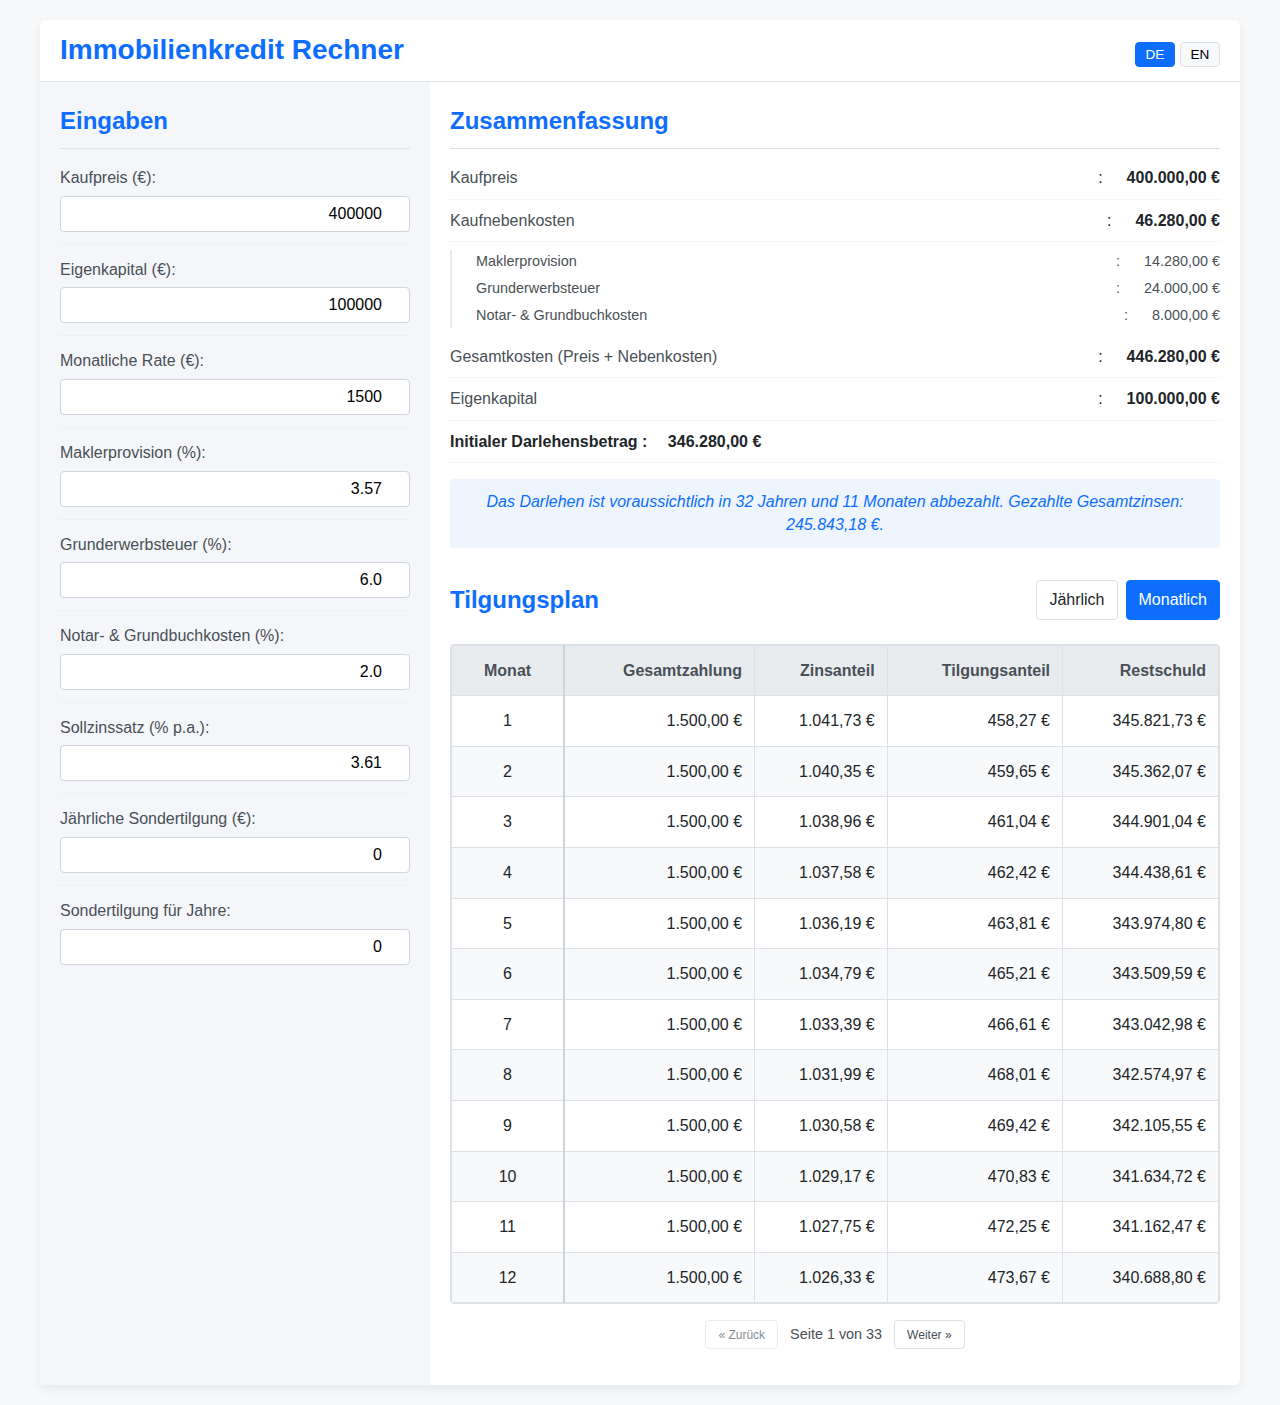
<file: index.html>
<!DOCTYPE html>
<html lang="de">
<head>
    <meta charset="UTF-8">
    <meta name="viewport" content="width=device-width, initial-scale=1.0">
    <title id="lang-title">Immobilienkredit Rechner</title>
    <link rel="stylesheet" href="style.css">
</head>
<body>
<div class="calculator-container">
    <div class="header-container">
        <h1 id="lang-mainHeading">Immobilienkredit Rechner</h1>
        <div class="language-switcher">
            <button id="lang-de-btn" class="lang-button active" data-lang="de">DE</button>
            <button id="lang-en-btn" class="lang-button" data-lang="en">EN</button>
        </div>
    </div>
    <div class="main-layout">

        <div class="input-section">
            <h2 id="lang-inputsHeading">Eingaben</h2>
            <div class="input-group">
                <label for="purchasePrice" id="lang-purchasePriceLabel">Kaufpreis (€):</label>
                <input type="number" id="purchasePrice" value="400000" step="1000">
            </div>
            <div class="input-group">
                <label for="downPayment" id="lang-downPaymentLabel">Eigenkapital (€):</label>
                <input type="number" id="downPayment" value="100000" step="1000">
            </div>
            <div class="input-group">
                <label for="repaymentAmount" id="lang-repaymentAmountLabel">Monatliche Rate (€):</label>
                <input type="number" id="repaymentAmount" value="1500" step="50">
            </div>
            <div class="input-group">
                <label for="agentFee" id="lang-agentFeeLabel">Maklerprovision (%):</label>
                <input type="number" id="agentFee" value="3.57" step="0.01">
            </div>
            <div class="input-group">
                <label for="realEstateTax" id="lang-realEstateTaxLabel">Grunderwerbsteuer (%):</label>
                <input type="number" id="realEstateTax" value="6.0" step="0.1">
            </div>
            <div class="input-group">
                <label for="notaryFee" id="lang-notaryFeeLabel">Notar- & Grundbuchkosten (%):</label>
                <input type="number" id="notaryFee" value="2.0" step="0.1">
            </div>
            <div class="input-group">
                <label for="interestRate" id="lang-interestRateLabel">Sollzinssatz (% p.a.):</label>
                <input type="number" id="interestRate" value="3.61" step="0.01">
            </div>
            <div class="input-group">
                <label for="unscheduledPayment" id="lang-unscheduledPaymentLabel">Jährliche Sondertilgung (€):</label>
                <input type="number" id="unscheduledPayment" value="0" step="100">
            </div>
            <div class="input-group">
                <label for="unscheduledPaymentYears" id="lang-unscheduledPaymentYearsLabel">Sondertilgung für
                    Jahre:</label>
                <input type="number" id="unscheduledPaymentYears" value="0" step="1" placeholder="0 = unbegrenzt"
                       data-placeholder-key="unscheduledPaymentYearsPlaceholder">
            </div>
        </div>

        <div class="output-section">
            <div class="summary-section">
                <h2 id="lang-summaryHeading">Zusammenfassung</h2>
                <p>
                    <span id="lang-summaryPurchasePriceLabel">Kaufpreis</span>
                    <span class="key-val-separator">:</span>
                    <span id="summaryPurchasePrice"></span>
                </p>
                <p>
                    <span id="lang-summaryTotalFeesLabel">Kaufnebenkosten</span>
                    <span class="key-val-separator">:</span>
                    <span id="summaryTotalFees"></span>
                </p>
                <ul class="fee-details">
                    <li>
                        <span id="lang-summaryAgentFeeLabel">Maklerprovision</span>
                        <span class="key-val-separator">:</span>
                        <span id="summaryAgentFee"></span>
                    </li>
                    <li>
                        <span id="lang-summaryTaxFeeLabel">Grunderwerbsteuer</span>
                        <span class="key-val-separator">:</span>
                        <span id="summaryTaxFee"></span>
                    </li>
                    <li>
                        <span id="lang-summaryNotaryFeeLabel">Notar- & Grundbuchkosten</span>
                        <span class="key-val-separator">:</span>
                        <span id="summaryNotaryFee"></span>
                    </li>
                </ul>
                <p>
                    <span id="lang-summaryTotalCostLabel">Gesamtkosten (Preis + Nebenkosten)</span>
                    <span class="key-val-separator">:</span>
                    <span id="summaryTotalCost"></span></p>
                <p>
                    <span id="lang-summaryDownPaymentLabel">Eigenkapital</span>
                    <span class="key-val-separator">:</span>
                    <span id="summaryDownPayment"></span>
                </p>
                <p>
                    <strong>
                        <span id="lang-summaryLoanAmountLabel">Initialer Darlehensbetrag</span>
                        <span class="key-val-separator">:</span>
                        <span id="summaryLoanAmount"></span>
                    </strong>
                </p>
                <p id="payoffSummary"></p>
            </div>

            <div class="schedule-section">
                <div class="schedule-toggle">
                    <h2 id="lang-scheduleHeading">Tilgungsplan</h2>
                    <div style="display: flex;">
                        <label>
                            <input type="radio" name="scheduleView" value="yearly"> <span id="lang-scheduleYearlyLabel">Jährlich</span>
                        </label>
                        <label>
                            <input type="radio" name="scheduleView" value="monthly" checked> <span
                                id="lang-scheduleMonthlyLabel">Monatlich</span>
                        </label>
                    </div>
                </div>
                <div class="table-container">
                    <table>
                        <thead>
                        <tr>
                            <th id="periodHeader">Monat</th>
                            <th id="lang-thTotalPayment">Gesamtzahlung</th>
                            <th id="lang-thInterest">Zinsanteil</th>
                            <th id="lang-thPrincipal">Tilgungsanteil</th>
                            <th id="lang-thBalance">Restschuld</th>
                        </tr>
                        </thead>
                        <tbody id="scheduleBody">
                        </tbody>
                    </table>
                </div>
                <div class="pagination-controls">
                    <button id="prevPage" disabled><span id="lang-prevPageBtn">&laquo; Zurück</span></button>
                    <span id="pageInfo">Seite 1 von 1</span>
                    <button id="nextPage" disabled><span id="lang-nextPageBtn">Weiter &raquo;</span></button>
                </div>
            </div>
        </div>
    </div>
</div>

<script src="script.js"></script>
</body>
</html>
</file>
<file: style.css>
@media (max-width: 991px) {
    .input-section,
    .output-section {
        min-width: 0;
        flex-basis: 100%;
    }
}

@media (max-width: 600px) {
    .header-container {
        flex-direction: column;
        align-items: center;
        gap: 0.5rem;
        padding-bottom: 1rem;
    }


    .header-container h1 {
        text-align: center;
        margin-bottom: 0;
    }


    .language-switcher {
        padding: 0;
        margin-bottom: 0;
        text-align: center;
        width: 100%;
    }


    .table-container {

        margin-left: 0;
        margin-right: 0;

        border-left: 1px solid #dee2e6;
        border-right: 1px solid #dee2e6;


    }


    .calculator-container {
        padding: 15px;
    }


    .summary-section p span,
    .summary-section p strong span,
    .fee-details li span {
        margin-top: 0.3rem;
    }

    .summary-section p span:first-child,
    .summary-section p strong span:first-child,
    .fee-details li span:first-child {
        font-weight: normal;
        color: #495057;
        margin-top: 0;
    }

    .summary-section p strong span:first-child {
        font-weight: bold;
        color: #212529;
    }
}


body {
    font-family: -apple-system, BlinkMacSystemFont, "Segoe UI", Roboto, Helvetica, Arial, sans-serif, "Apple Color Emoji", "Segoe UI Emoji", "Segoe UI Symbol";
    line-height: 1.6;
    margin: 0;
    padding: 0;
    background-color: #f8f9fa;
    color: #212529;
}

.header-container {
    display: flex;
    flex-direction: row;
    justify-content: space-between;
    border-bottom: 1px solid #dee2e6;
    align-items: baseline;

    padding: 0 20px;
    box-sizing: border-box;
}

.header-container h1 {
    border: none;
    margin: 0.5rem 0;
}

.calculator-container {
    background: #ffffff;
    box-shadow: 0 4px 12px rgba(0, 0, 0, 0.08);

    max-width: 1200px;
    margin: 20px auto;
    border-radius: 5px;
    overflow: hidden;
}


h1, h2 {
    color: #0d6efd;
    margin-top: 0;
    margin-bottom: 1rem;
    padding-bottom: 0.5rem;

}

h1 {
    text-align: left;
    margin-bottom: 0;
    font-size: 1.75rem;
    padding: 0;
    border: none;
}

h2 {
    font-size: 1.5rem;
    border-bottom: 1px solid #dee2e6;
}

.main-layout {
    display: flex;
    flex-wrap: wrap;
}

.input-section {
    background: #F5F6FA;
    flex: 1 1 30%;
    min-width: 280px;
    margin-bottom: 0;
    padding: 20px;
    box-sizing: border-box;
}

.output-section {
    padding: 20px;
    flex: 1 1 65%;
    min-width: 320px;
    display: flex;
    flex-direction: column;
    box-sizing: border-box;
}


.output-section .summary-section,
.output-section .schedule-section {
    margin-bottom: 1.5rem;
}

.output-section .schedule-section {
    margin-bottom: 0;
}


.input-group {
    display: flex;
    flex-direction: column;
    align-items: stretch;
    margin-bottom: 0.75rem;
    padding-bottom: 0.75rem;
    border-bottom: 1px dotted #e9ecef;
}

.input-group:last-child {
    border-bottom: none;
    margin-bottom: 0;
}

.input-group label {
    font-weight: 500;
    padding-bottom: 5px;
    color: #495057;
}

.input-group input[type="number"] {
    padding: 0.5rem 0.75rem;
    border: 1px solid #ced4da;
    border-radius: 0.25rem;
    text-align: right;
    font-size: 1rem;
    width: 100%;
    box-sizing: border-box;
}


.input-group input[type="number"]:focus {
    border-color: #86b7fe;
    outline: 0;
    box-shadow: 0 0 0 0.25rem rgba(13, 110, 253, 0.25);
}


.summary-section p {
    margin: 0.5rem 0;
    display: flex;
    justify-content: space-between;
    flex-wrap: wrap;
    padding-bottom: 0.5rem;
    border-bottom: 1px dotted #e9ecef;
    gap: 0.5rem;
}

.summary-section p:last-of-type {
    border-bottom: none;
}


.summary-section p > span:first-child,
.summary-section p > strong > span:first-child {
    font-weight: normal;
    text-align: left;
    margin-right: auto;
    padding-top: 0;
    color: #495057;
}


.summary-section p span:last-child,
.summary-section p strong span:last-child {
    font-weight: 600;
    text-align: right;
    flex-shrink: 0;
    margin-left: 1rem;
    padding-top: 0;
}


.summary-section p strong > span:first-child {
    font-weight: bold;
    color: #212529;
}


.fee-details {
    list-style: none;
    padding-left: 1.5rem;
    margin: 0.5rem 0 1rem 0;
    font-size: 0.9em;
    color: #495057;
    border-left: 2px solid #e9ecef;
}

.fee-details li {
    display: flex;
    justify-content: space-between;
    flex-wrap: wrap;
    margin-bottom: 0.25rem;
    gap: 0.5rem;
}


.fee-details li > span:first-child {
    font-weight: normal;
    text-align: left;
    margin-right: auto;
}


.fee-details li span:last-child {
    font-weight: normal;
    text-align: right;
    margin-left: 1rem;
    flex-shrink: 0;
}


#payoffSummary {
    font-style: italic;
    font-weight: 500;
    color: #0d6efd;
    text-align: center;
    line-height: 1.4;

    padding: 0.75rem 0;
    margin-top: 1rem;
    background-color: #eef5ff;
    border-radius: 0.25rem;
}


.schedule-toggle {
    margin-bottom: 1rem;
    display: flex;
    justify-content: space-between;
    align-items: center;
    gap: 1rem;

    padding-bottom: 0.5rem;
}

.schedule-toggle h2 {
    margin: 0;
    border: none;
    padding: 0;
}

.schedule-toggle div {
    display: flex;
    gap: 0.5rem;
}

.schedule-toggle label {
    cursor: pointer;
    padding: 0.375rem 0.75rem;
    border: 1px solid #dee2e6;
    border-radius: 0.25rem;
    transition: background-color 0.15s ease-in-out, border-color 0.15s ease-in-out, color 0.15s ease-in-out;
    background-color: #fff;
}

.schedule-toggle input[type="radio"] {
    display: none;
}


.schedule-toggle input[type="radio"]:checked + span {
    font-weight: 500;
}

.schedule-toggle input[type="radio"]:checked + span {

}

.schedule-toggle label:has(input[type="radio"]:checked) {
    background-color: #0d6efd;
    color: #fff;
    border-color: #0d6efd;
}

.schedule-toggle label:hover {
    background-color: #e9ecef;
}

.schedule-toggle label:has(input[type="radio"]:checked):hover {
    background-color: #0b5ed7;
    border-color: #0a58ca;
}


.table-container {
    overflow-y: auto;
    overflow-x: auto;
    border: 1px solid #dee2e6;
    border-radius: 0.25rem;
    -webkit-overflow-scrolling: touch;
    margin-bottom: 1rem;
}


table {
    width: 100%;
    min-width: 550px;
    border-collapse: collapse;
    margin-top: 0;
}

th, td {
    border: 1px solid #dee2e6;
    padding: 0.75rem;
    text-align: right;
    white-space: nowrap;
    vertical-align: middle;
}

th {
    background-color: #e9ecef;
    position: sticky;
    top: 0;
    z-index: 1;
    font-weight: 600;
    color: #495057;
}

td:first-child, th:first-child {
    text-align: center;
    white-space: normal;
    min-width: 60px;
    position: sticky;
    left: 0;
    background-color: #f8f9fa;
    border-right: 2px solid #ced4da;
}

th:first-child {
    background-color: #e9ecef;
    z-index: 2;
}

tbody tr:nth-child(even) td:first-child {
    background-color: #f8f9fa;
}

tbody tr:nth-child(odd) td:first-child {
    background-color: #ffffff;
}

tbody tr:hover td:first-child {
    background-color: #dee2e6;
}


tbody tr:nth-child(even) {
    background-color: #f8f9fa;
}

tbody tr:nth-child(odd) {
    background-color: #ffffff;
}

tbody tr:hover {
    background-color: #e9ecef;
}


.pagination-controls {
    display: flex;
    justify-content: center;
    align-items: center;
    padding: 0 0 1rem 0;
    gap: 0.75rem;
    margin-top: 0;
}

.pagination-controls button {
    padding: 0.375rem 0.75rem;
    border: 1px solid #dee2e6;
    background-color: #fff;
    color: #0d6efd;
    border-radius: 0.25rem;
    cursor: pointer;
    transition: background-color 0.15s ease-in-out, color 0.15s ease-in-out;
}

.pagination-controls button:hover:not(:disabled) {
    background-color: #e9ecef;
}

.pagination-controls button:disabled {
    color: #6c757d;
    cursor: not-allowed;
    opacity: 0.65;
}

.pagination-controls span {
    font-size: 0.9em;
    color: #495057;
}


.language-switcher {


    position: relative;
    z-index: 10;
    display: flex;
    gap: 5px;
}

.language-switcher .lang-button {
    background-color: #f8f9fa;
    border: 1px solid #dee2e6;
    padding: 0.25rem 0.6rem;

    cursor: pointer;
    border-radius: 0.25rem;
    font-size: 0.85em;
    font-weight: 500;
    transition: background-color 0.15s ease-in-out, color 0.15s ease-in-out;
}

.language-switcher .lang-button:hover {
    background-color: #e9ecef;
}

.language-switcher .lang-button.active {
    background-color: #0d6efd;
    color: #fff;
    border-color: #0d6efd;
    cursor: default;
}


@media (max-width: 991px) {
    .main-layout {
        flex-direction: column;
        gap: 0;
    }

    .input-section,
    .output-section {
        flex: 1 1 100%;
        min-width: 0;
        border-bottom: 1px solid #dee2e6;
    }

    .output-section {
        border-bottom: none;
    }

    .calculator-container {

        margin: 15px;
    }

    .header-container {
        padding: 0 15px;
    }

    .input-section, .output-section {
        padding: 15px;
    }
}


@media (max-width: 768px) {
    .calculator-container {
        margin: 10px;
    }

    .header-container {
        padding: 0 10px;
    }

    .input-section, .output-section {
        padding: 10px;
        width: 100%;
    }

    h1 {
        font-size: 1.6rem;
    }

    h2 {
        font-size: 1.4rem;
    }

    th, td {
        padding: 0.6rem;
    }

    table {
        min-width: 500px;
    }

    .pagination-controls {
        padding: 0.75rem 0;
        gap: 0.5rem;
    }

    .pagination-controls button {
        padding: 0.3rem 0.6rem;
    }
}


@media (max-width: 600px) {
    .calculator-container {
        margin: 0;
        padding: 10px;
        box-shadow: none;
        border: none;
        border-radius: 0;
    }

    .header-container {
        padding: 0 10px 0.5rem 10px;
        flex-direction: column;
        align-items: center;
        gap: 0.5rem;
        border-bottom: 1px solid #dee2e6;
    }

    .header-container h1 {
        text-align: center;
        margin-bottom: 0;
        font-size: 1.4rem;
    }

    .language-switcher {
        padding: 0;
        margin-bottom: 0;
        text-align: center;
        width: auto;
        justify-content: center;
    }

    h2 {
        font-size: 1.2rem;
        margin-bottom: 0.75rem;
    }

    .input-group label {
        text-align: left;
    }

    .summary-section p span.key-val-separator,
    .fee-details li span.key-val-separator {
        display: none;
    }

    .summary-section p, .fee-details li {
        flex-direction: row;
        align-items: flex-start;
        border-bottom: 1px dashed #eee;
        padding-bottom: 0.5rem;
        margin-bottom: 0.5rem;
        gap: 0;
    }

    .summary-section p:last-of-type {
        border-bottom: none;
    }

    .summary-section p span,
    .summary-section p strong span,
    .fee-details li span {
        text-align: left;
        margin-left: 0;
        margin-top: 0.3rem;
        font-size: 1em;
        font-weight: 600;
    }

    .summary-section p > span:first-child,
    .summary-section p > strong > span:first-child,
    .fee-details li > span:first-child {
        font-weight: normal;
        color: #495057;
        margin-top: 0;
    }

    .summary-section p strong > span:first-child {
        font-weight: bold;
        color: #212529;
    }


    th, td {
        padding: 0.5rem 0.4rem;
        font-size: 0.85em;
    }

    td:first-child, th:first-child {
        min-width: 50px;
        font-size: 0.8em;
    }

    table {
        min-width: 420px;
    }


    .table-container {
        margin-left: 0;
        margin-right: 0;
        border-left: 1px solid #dee2e6;
        border-right: 1px solid #dee2e6;
        border-radius: 0.25rem;
    }


    .pagination-controls {
        padding: 0.5rem 0;
        gap: 0.4rem;
        flex-wrap: wrap;
        justify-content: space-between;
    }

    .pagination-controls button {
        padding: 0.25rem 0.5rem;
        font-size: 0.9em;
    }

    .pagination-controls span {
        font-size: 0.85em;
        text-align: center;
        order: 1;
        margin-top: 0.25rem;
        padding: 0.25rem 0;
    }

    .pagination-controls button#prevPage {
        order: 0;
    }

    .pagination-controls button#nextPage {
        order: 2;
    }
}
</file>
